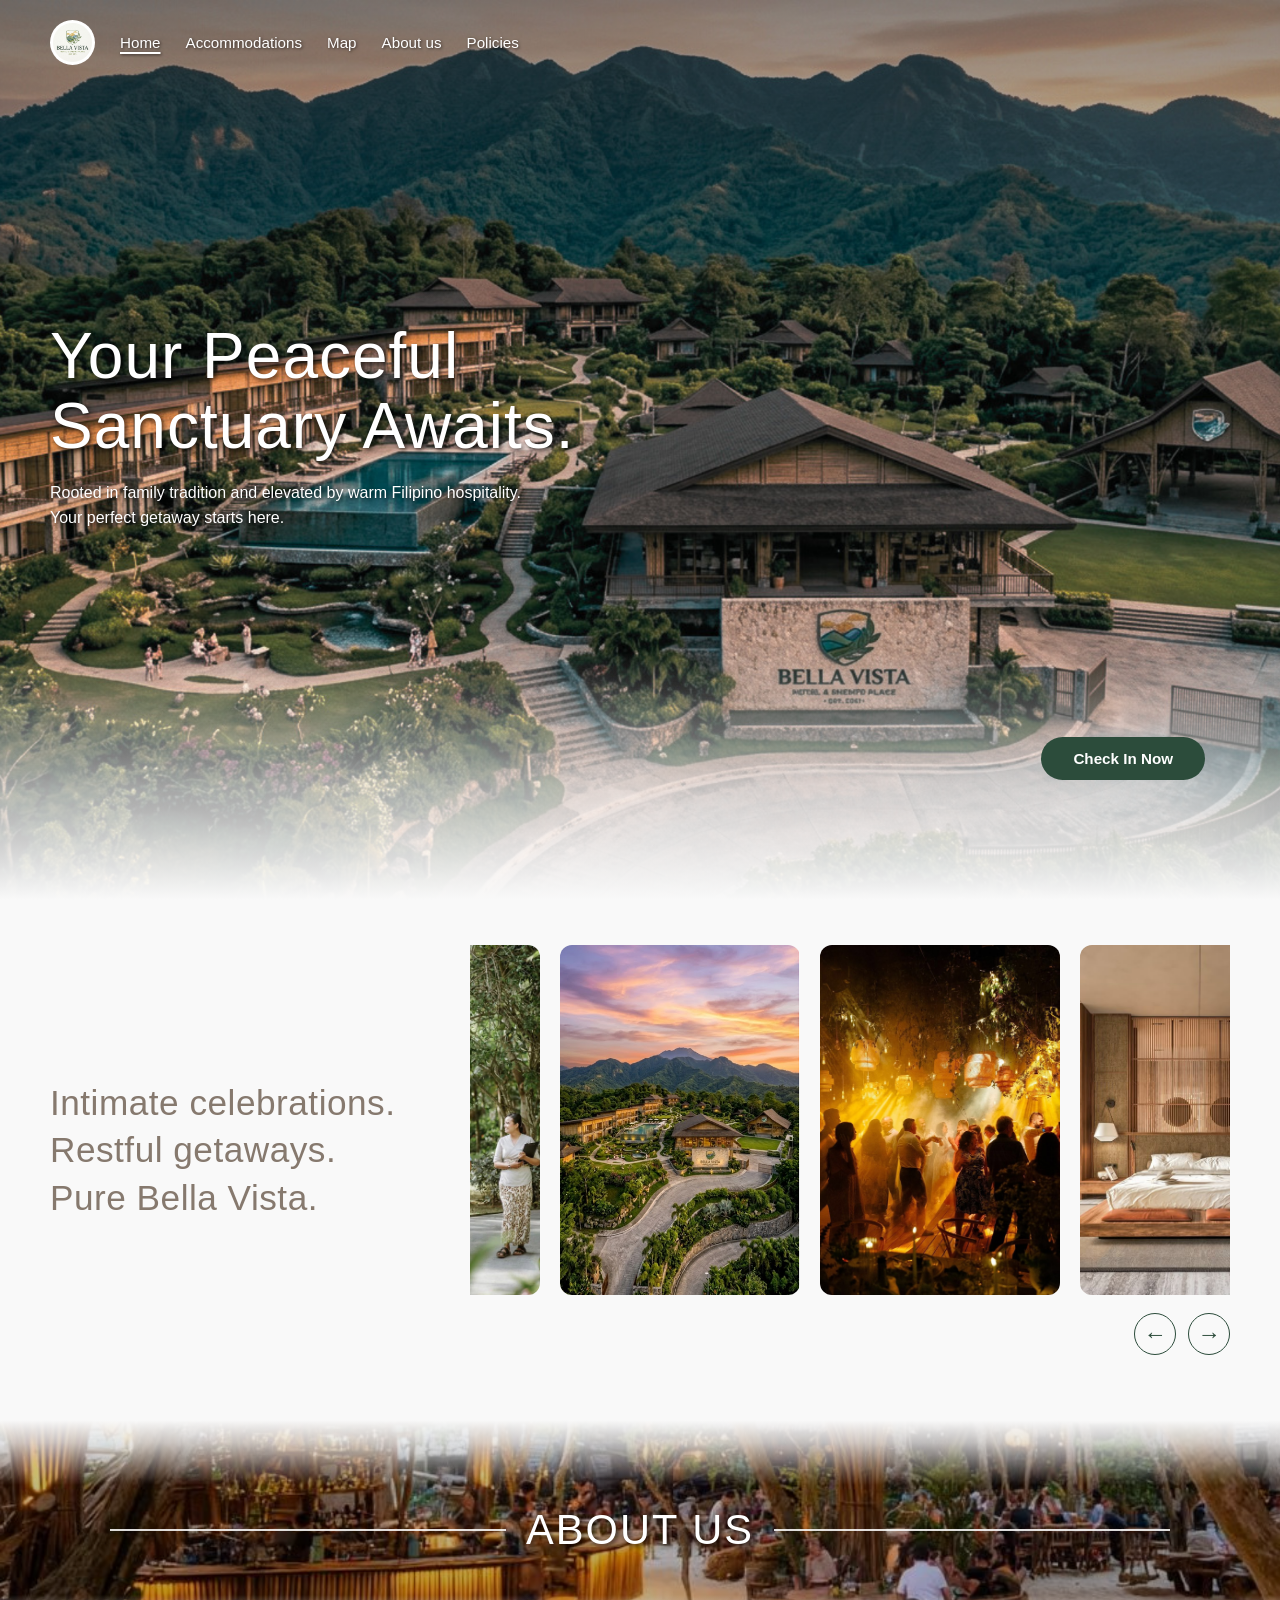
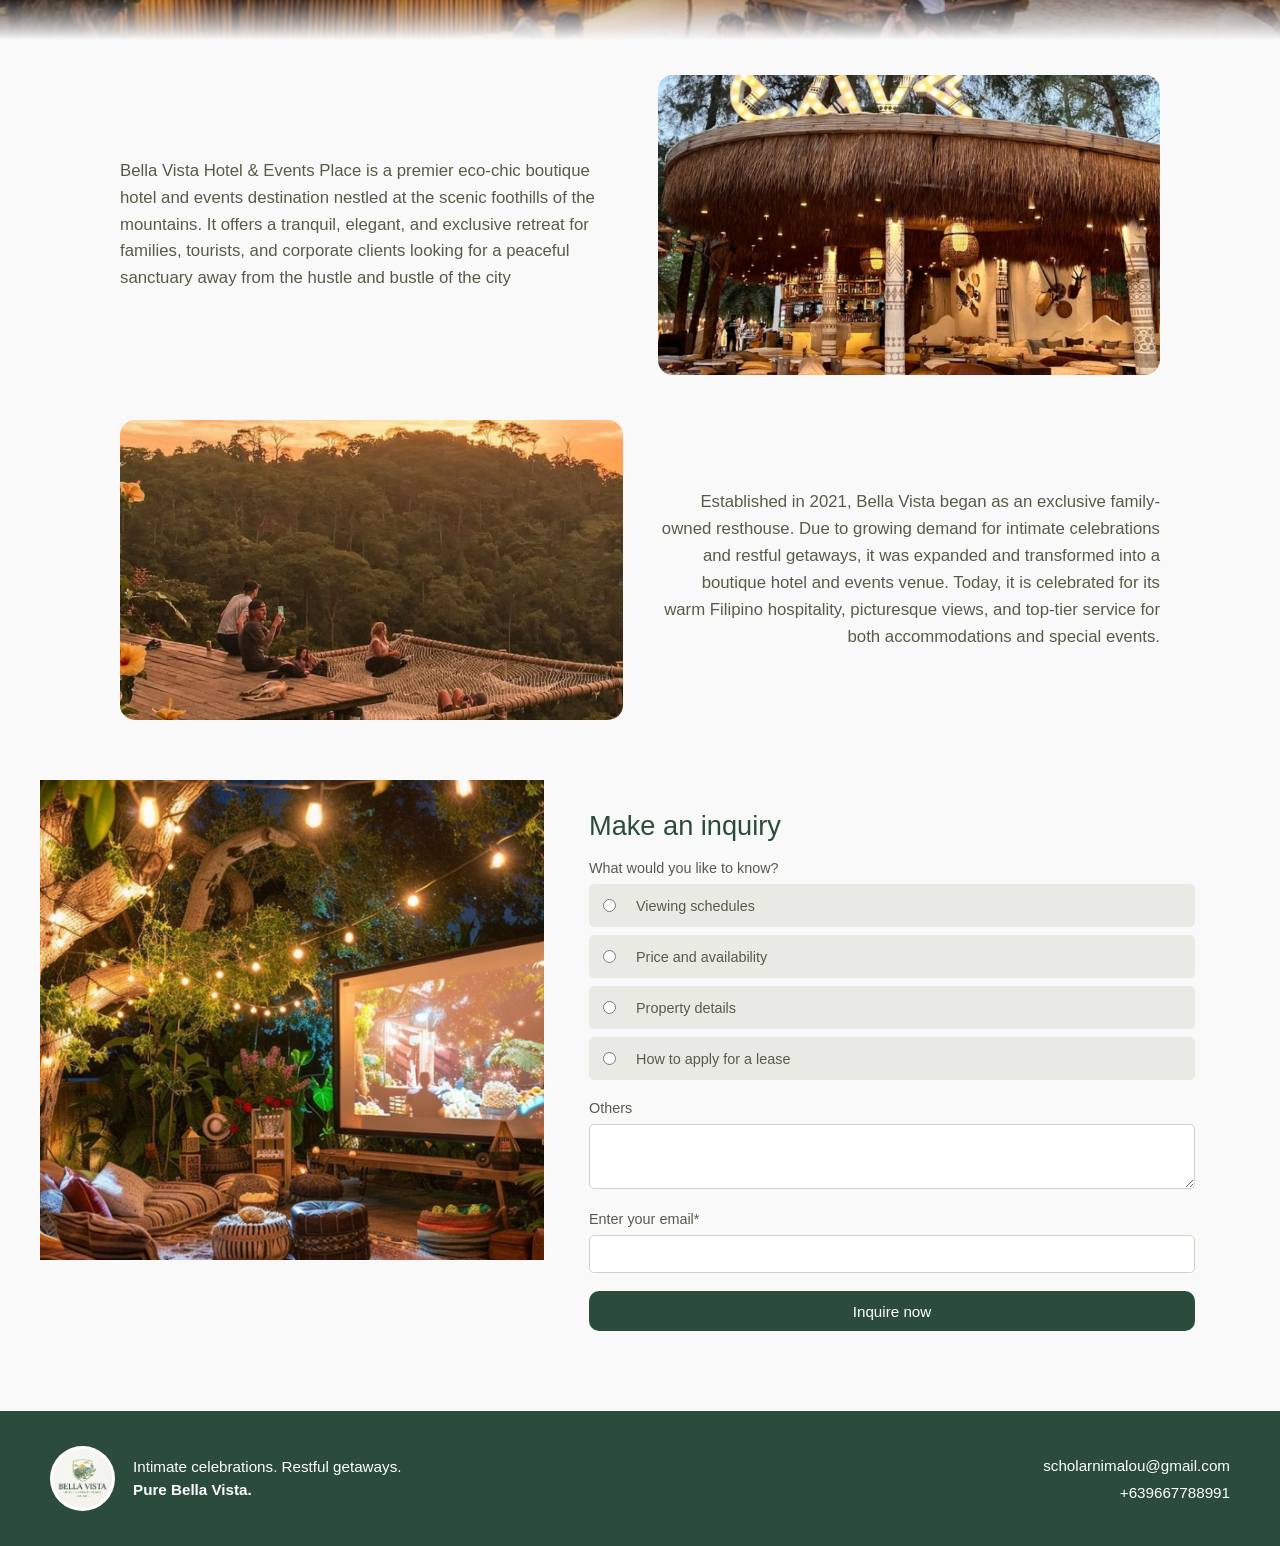
<file: Bellavista/landingpage/index.html>
<!DOCTYPE html>
<html lang="en">
<head>
  <meta charset="UTF-8">
  <meta name="viewport" content="width=device-width, initial-scale=1.0">
  <title>Bella Vista Hotel & Events Place</title>
  <!-- Google Fonts for typography matching -->
  <link rel="preconnect" href="https://fonts.googleapis.com">
  <link rel="preconnect" href="https://fonts.gstatic.com" crossorigin>
  <link href="https://fonts.googleapis.com/css2?family=Montserrat:wght@400;500;600;800;900&family=Playfair+Display:ital,wght@0,700;1,400&display=swap" rel="stylesheet">
  
  <link rel="stylesheet" href="styles.css">
</head>
<body>

  <!-- HERO SECTION -->
  <header class="hero-section">

    <!-- Top Overlay Gradient for Header Text Readability -->
    <div class="top-overlay"></div>

    <!-- Navigation Bar -->
    <nav class="navbar">
      <a href="#" class="logo-container">
        <img src="../image/logo.png" alt="Bella Vista Logo" class="logo-img">
      </a>
      <ul class="nav-links">
        <li><a href="#home" class="active">Home</a></li>
        <li><a href="#accommodations">Accommodations</a></li>
        <li><a href="#map">Map</a></li>
        <li><a href="#about">About us</a></li>
        <li><a href="#policies">Policies</a></li>
      </ul>
    </nav>

    <!-- Main Content Area -->
    <div class="hero-content">
      <h1 class="hero-title">
        Your Peaceful<br>
        Sanctuary Awaits.
      </h1>
      <p class="hero-subtitle">
        Rooted in family tradition and elevated by warm Filipino hospitality.<br>
        Your perfect getaway starts here.
      </p>
    </div>

    <!-- Floating Action Button -->
    <div class="action-wrapper">
      <button class="btn-checkin" id="checkInBtn">Check In Now</button>
    </div>

    <!-- Bottom White Gradient Blur Fade -->
    <div class="bottom-gradient"></div>
  </header> <!-- 👈 CLOSE HEADER HERE BEFORE SECTION 2 -->

<!-- SECTION 2: HIGHLIGHTS GALLERY -->
<section class="section-highlights">
  <div class="highlights-container">

    <!-- Left Headline Block -->
    <div class="highlights-headline">
      <h2>
        Intimate celebrations.<br>
        Restful getaways.<br>
        Pure Bella Vista.
      </h2>
    </div>

    <!-- Right Side Carousel -->
    <div class="highlights-carousel">

      <!-- Scrollable Image Track -->
      <div class="highlights-cards"
           id="highlightsTrack"
           tabindex="0"
           role="region"
           aria-label="Bella Vista highlights">

        <!-- Card 1 -->
        <div class="card">
          <img src="../image/landingpage_card1.png"
               alt="Restful getaway experience">
        </div>

        <!-- Card 2 -->
        <div class="card">
          <img src="../image/landingpage_card2.png"
               alt="Intimate celebration gathering">
        </div>

        <!-- Card 3 -->
        <div class="card">
          <img src="../image/landingpage_card3.png"
               alt="Aerial view of Bella Vista resort">
        </div>

        <!-- Card 4 -->
        <div class="card">
          <img src="../image/landingpage_card4.jfif"
               alt="Relaxing swimming pool experience">
        </div>

        <!-- Card 5 -->
        <div class="card">
          <img src="../image/landingpage_card5.jfif"
               alt="Hotel dining experience">
        </div>

        <!-- Card 6 -->
        <div class="card">
          <img src="../image/landingpage_card6.jfif"
               alt="Memorable moments at Bella Vista">
        </div>

      </div>

      <!-- Navigation Buttons -->
      <div class="highlights-navigation">

        <button
          class="highlight-arrow"
          id="prevHighlight"
          type="button"
          aria-label="Previous highlight"
          aria-controls="highlightsTrack">
          &#8592;
        </button>

        <button
          class="highlight-arrow"
          id="nextHighlight"
          type="button"
          aria-label="Next highlight"
          aria-controls="highlightsTrack">
          &#8594;
        </button>

      </div>

    </div>

  </div>
</section>

  <!-- SECTION 3: ABOUT US -->
  <section class="section-about" id="about">
    
    <!-- Top Header Banner with Overlay Lines -->
    <div class="about-banner">
      <!-- REPLACE WITH YOUR BANNER IMAGE PATH -->
      <img src="../image/landingpage_about1.png" alt="About Us Banner background" class="about-banner-bg">
      <div class="about-banner-overlay"></div>
      
      <div class="about-banner-title">
        <span class="banner-line"></span>
        <h2>ABOUT US</h2>
        <span class="banner-line"></span>
      </div>
      
      <div class="about-banner-bottom-fade"></div>
    </div>

    <!-- Main Content Grid -->
    <div class="about-content-container">
      
      <!-- Block 1: Left Text, Right Image -->
      <div class="about-block">
        <div class="about-text">
          <p>
            Bella Vista Hotel & Events Place is a premier eco-chic boutique hotel and 
            events destination nestled at the scenic foothills of the mountains. It 
            offers a tranquil, elegant, and exclusive retreat for families, tourists, 
            and corporate clients looking for a peaceful sanctuary away from the 
            hustle and bustle of the city
          </p>
        </div>
        <div class="about-image-wrapper">
          <!-- REPLACE WITH YOUR IMAGE PATH -->
          <img src="../image/landingpage_about2.png" alt="Eco-chic resort lounge" class="about-img">
        </div>
      </div>

      <!-- Block 2: Left Image, Right Text -->
      <div class="about-block reverse">
        <div class="about-image-wrapper">
          <!-- REPLACE WITH YOUR IMAGE PATH -->
          <img src="../image/landingpage_about3.png" alt="Scenic mountain deck view" class="about-img">
        </div>
        <div class="about-text text-right">
          <p>
            Established in 2021, Bella Vista began as an exclusive family-owned resthouse. 
            Due to growing demand for intimate celebrations and restful getaways, it was 
            expanded and transformed into a boutique hotel and events venue. Today, it 
            is celebrated for its warm Filipino hospitality, picturesque views, and 
            top-tier service for both accommodations and special events.
          </p>
        </div>
      </div>

    </div>
  </section>

  <!-- SECTION 4: MAKE AN INQUIRY -->
  <section class="section-inquiry" id="inquiry">
    <div class="inquiry-container">
      
      <!-- Left Side Image -->
      <div class="inquiry-image-wrapper">
        <!-- REPLACE WITH YOUR IMAGE PATH -->
        <img src="../image/landingpage_inquirypage.png" alt="Outdoor cinema setup" class="inquiry-img">
      </div>

      <!-- Right Side Form -->
      <div class="inquiry-form-wrapper">
        <h2 class="inquiry-title">Make an inquiry</h2>

        <form id="inquiryForm" class="inquiry-form">
          <label class="form-section-label">What would you like to know?</label>
          
          <!-- Radio Options -->
          <div class="radio-group">
            <label class="radio-pill">
              <input type="radio" name="inquiry_type" value="Viewing schedules">
              <span class="radio-custom"></span>
              <span class="radio-label-text">Viewing schedules</span>
            </label>

            <label class="radio-pill">
              <input type="radio" name="inquiry_type" value="Price and availability">
              <span class="radio-custom"></span>
              <span class="radio-label-text">Price and availability</span>
            </label>

            <label class="radio-pill">
              <input type="radio" name="inquiry_type" value="Property details">
              <span class="radio-custom"></span>
              <span class="radio-label-text">Property details</span>
            </label>

            <label class="radio-pill">
              <input type="radio" name="inquiry_type" value="How to apply for a lease">
              <span class="radio-custom"></span>
              <span class="radio-label-text">How to apply for a lease</span>
            </label>
          </div>

          <!-- Others Textarea -->
          <div class="form-field">
            <label for="othersText" class="form-label">Others</label>
            <textarea id="othersText" name="others" rows="3"></textarea>
          </div>

          <!-- Email Input -->
          <div class="form-field">
            <label for="emailInput" class="form-label">Enter your email*</label>
            <input type="email" id="emailInput" name="email" required>
          </div>

          <!-- Submit Button -->
          <button type="submit" class="btn-inquire">Inquire now</button>
        </form>
      </div>

    </div>
  </section>

  <!-- FOOTER SECTION -->
  <footer class="footer-section">
    <div class="footer-container">
      
      <!-- Left Side: Logo & Tagline -->
      <div class="footer-left">
        <img src="../image/logo.png" alt="Bella Vista Logo" class="footer-logo">
        <div class="footer-tagline">
          <p class="tagline-top">Intimate celebrations. Restful getaways.</p>
          <p class="tagline-bottom">Pure Bella Vista.</p>
        </div>
      </div>

      <!-- Right Side: Contact Details -->
      <div class="footer-right">
        <a href="mailto:scholarnimalou@gmail.com" class="footer-contact">scholarnimalou@gmail.com</a>
        <a href="tel:+639667788991" class="footer-contact">+639667788991</a>
      </div>

    </div>
  </footer>


  <script src="script.js"></script>
</body>
</html>
</file>
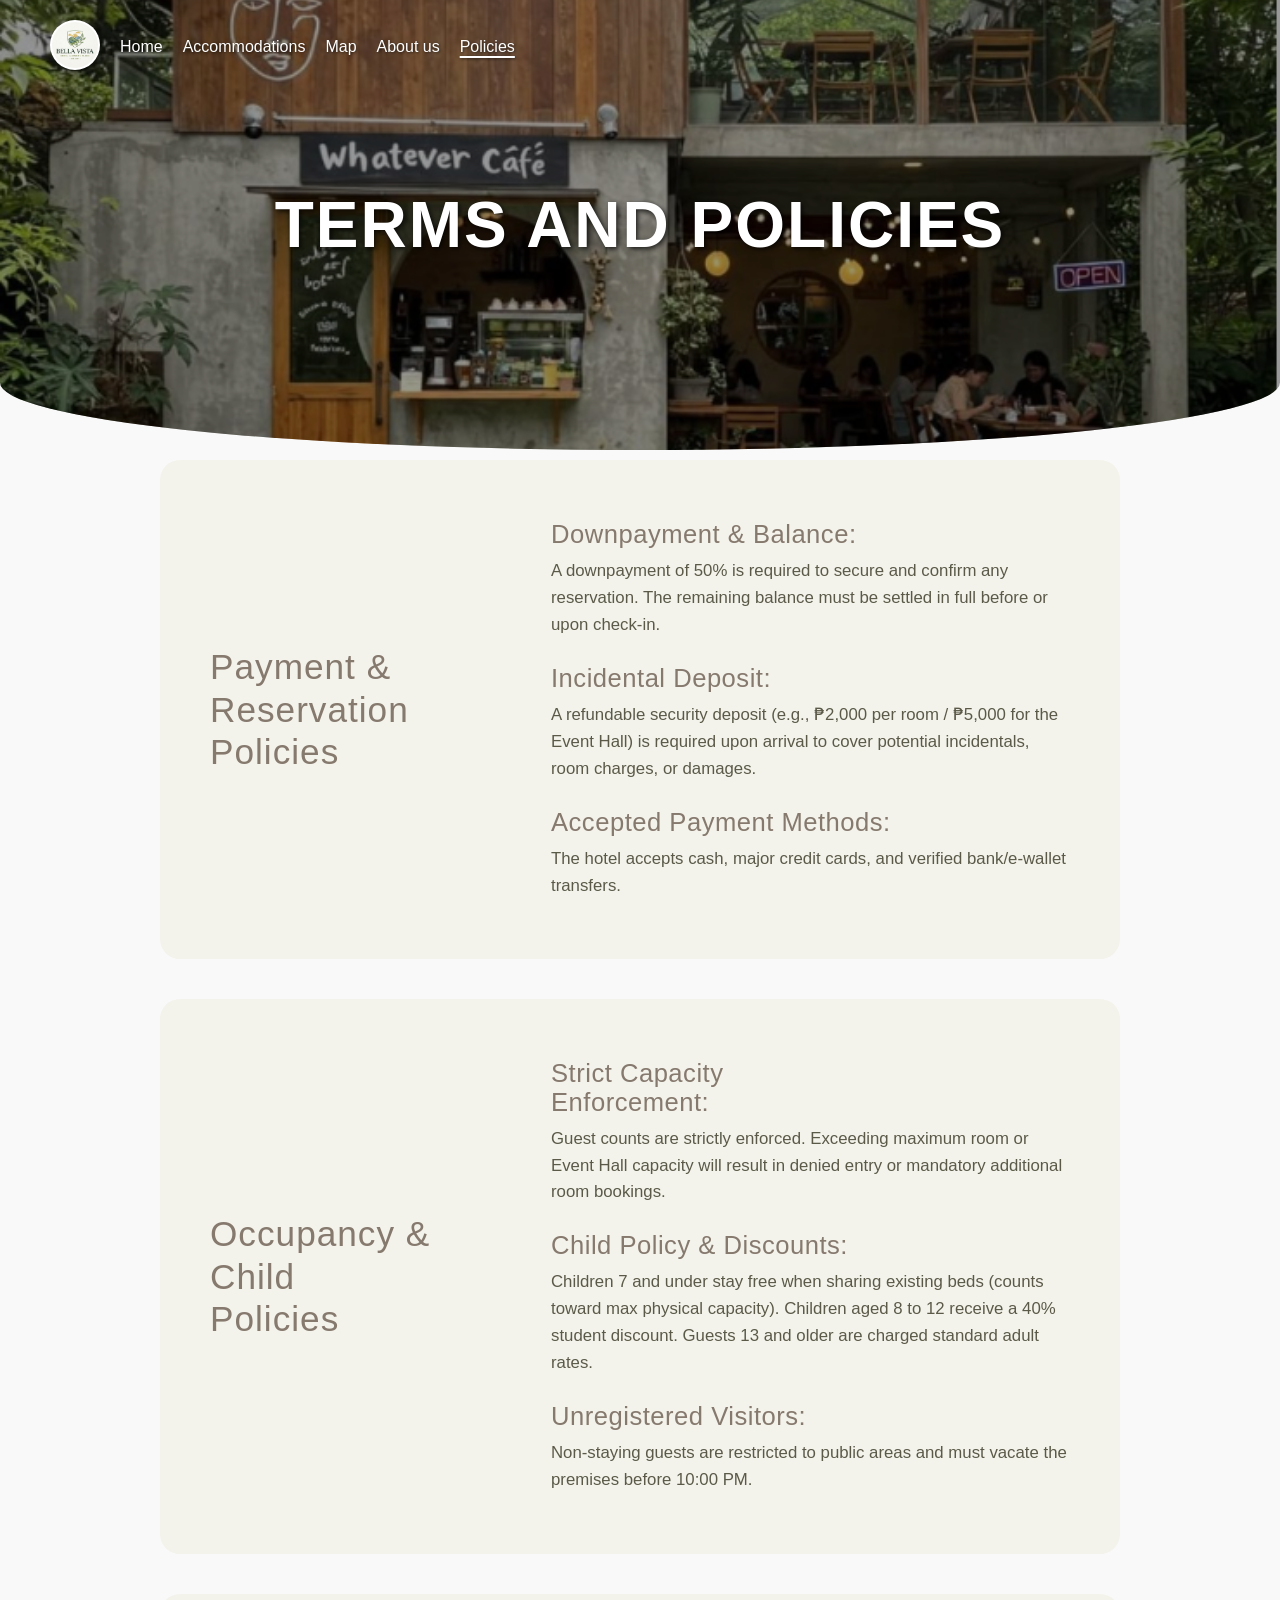
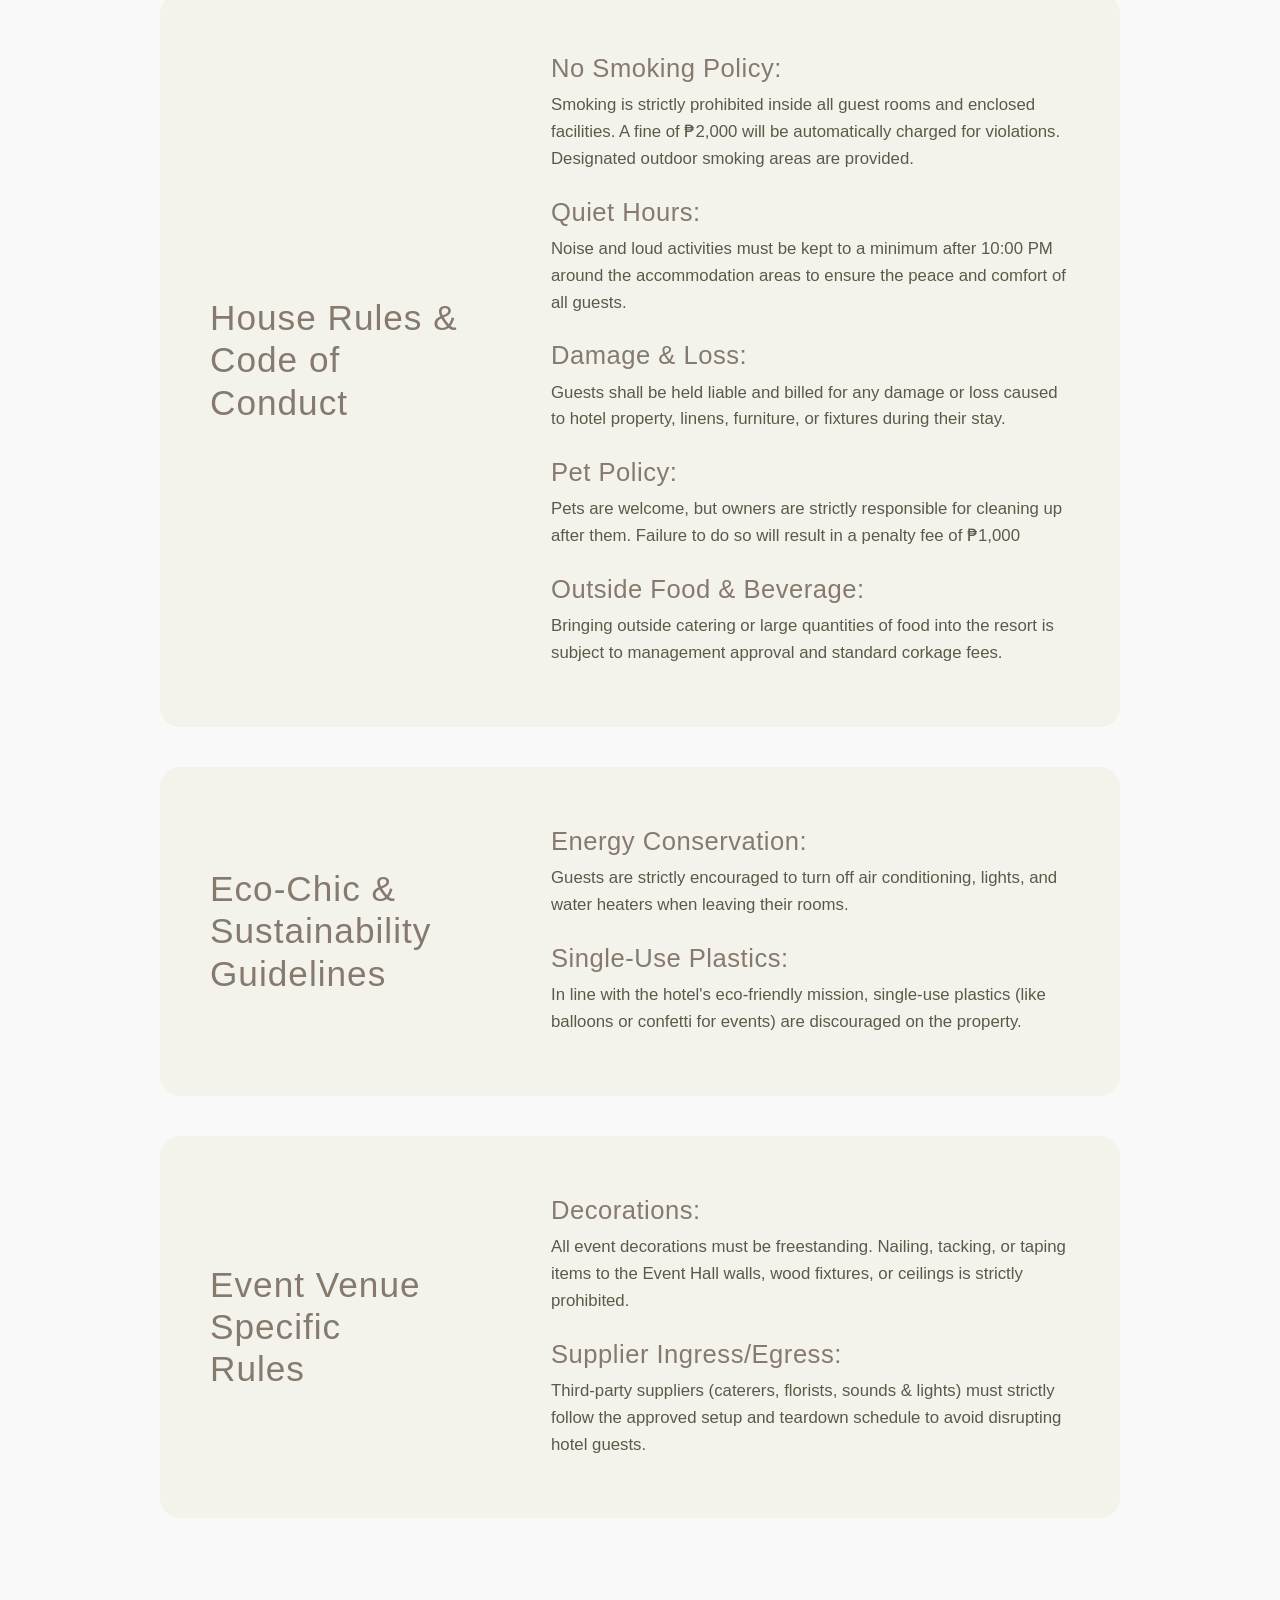
<file: Bellavista/policies/index.html>
<!DOCTYPE html>
<html lang="en">
<head>
    <meta charset="UTF-8">
    <meta name="viewport" content="width=device-width, initial-scale=1.0">
    <title>Policies | Bella Vista Hotel & Events Place</title>
    <link rel="stylesheet" href="style.css">
</head>
<body>

    <!-- Navigation Header -->
    <header class="navbar">
        <div class="logo">
            <img src="../image/logo.png" alt="Bella Vista Logo" width="50">
        </div>
        <nav class="nav-links">
            <a href="../landingpage/index.html">Home</a>
            <a href="#">Accommodations</a>
            <a href="#">Map</a>
            <a href="../landingpage/index.html#about">About us</a>
            <a href="#" class="active">Policies</a>
        </nav>
    </header>

    <!-- Curved Hero Section -->
    <section class="hero">
        <div class="hero-overlay">
            <h1>TERMS AND POLICIES</h1>
        </div>
    </section>

    <!-- Policies Content -->
    <main class="policies-container">
        
        <!-- Card 1: Payment & Reservation -->
        <div class="policy-card">
            <div class="policy-card-left">
                <h2>Payment & Reservation<br>Policies</h2>
            </div>
            <div class="policy-card-right">
                <div class="policy-item">
                    <h3>Downpayment & Balance:</h3>
                    <p>A downpayment of 50% is required to secure and confirm any reservation. The remaining balance must be settled in full before or upon check-in.</p>
                </div>
                <div class="policy-item">
                    <h3>Incidental Deposit:</h3>
                    <p>A refundable security deposit (e.g., ₱2,000 per room / ₱5,000 for the Event Hall) is required upon arrival to cover potential incidentals, room charges, or damages.</p>
                </div>
                <div class="policy-item">
                    <h3>Accepted Payment Methods:</h3>
                    <p>The hotel accepts cash, major credit cards, and verified bank/e-wallet transfers.</p>
                </div>
            </div>
        </div>

        <!-- Card 2: Occupancy & Child Policies -->
        <div class="policy-card">
            <div class="policy-card-left">
                <h2>Occupancy & Child<br>Policies</h2>
            </div>
            <div class="policy-card-right">
                <div class="policy-item">
                    <h3>Strict Capacity<br>Enforcement:</h3>
                    <p>Guest counts are strictly enforced. Exceeding maximum room or Event Hall capacity will result in denied entry or mandatory additional room bookings.</p>
                </div>
                <div class="policy-item">
                    <h3>Child Policy & Discounts:</h3>
                    <p>Children 7 and under stay free when sharing existing beds (counts toward max physical capacity). Children aged 8 to 12 receive a 40% student discount. Guests 13 and older are charged standard adult rates.</p>
                </div>
                <div class="policy-item">
                    <h3>Unregistered Visitors:</h3>
                    <p>Non-staying guests are restricted to public areas and must vacate the premises before 10:00 PM.</p>
                </div>
            </div>
        </div>

        <!-- Card 3: House Rules & Code of Conduct -->
        <div class="policy-card">
            <div class="policy-card-left">
                <h2>House Rules & Code of<br>Conduct</h2>
            </div>
            <div class="policy-card-right">
                <div class="policy-item">
                    <h3>No Smoking Policy:</h3>
                    <p>Smoking is strictly prohibited inside all guest rooms and enclosed facilities. A fine of ₱2,000 will be automatically charged for violations. Designated outdoor smoking areas are provided.</p>
                </div>
                <div class="policy-item">
                    <h3>Quiet Hours:</h3>
                    <p>Noise and loud activities must be kept to a minimum after 10:00 PM around the accommodation areas to ensure the peace and comfort of all guests.</p>
                </div>
                <div class="policy-item">
                    <h3>Damage & Loss:</h3>
                    <p>Guests shall be held liable and billed for any damage or loss caused to hotel property, linens, furniture, or fixtures during their stay.</p>
                </div>
                <div class="policy-item">
                    <h3>Pet Policy:</h3>
                    <p>Pets are welcome, but owners are strictly responsible for cleaning up after them. Failure to do so will result in a penalty fee of ₱1,000</p>
                </div>
                <div class="policy-item">
                    <h3>Outside Food & Beverage:</h3>
                    <p>Bringing outside catering or large quantities of food into the resort is subject to management approval and standard corkage fees.</p>
                </div>
            </div>
        </div>

        <!-- Card 4: Eco-Chic & Sustainability Guidelines -->
        <div class="policy-card">
            <div class="policy-card-left">
                <h2>Eco-Chic &<br>Sustainability<br>Guidelines</h2>
            </div>
            <div class="policy-card-right">
                <div class="policy-item">
                    <h3>Energy Conservation:</h3>
                    <p>Guests are strictly encouraged to turn off air conditioning, lights, and water heaters when leaving their rooms.</p>
                </div>
                <div class="policy-item">
                    <h3>Single-Use Plastics:</h3>
                    <p>In line with the hotel's eco-friendly mission, single-use plastics (like balloons or confetti for events) are discouraged on the property.</p>
                </div>
            </div>
        </div>

        <!-- Card 5: Event Venue Specific Rules -->
        <div class="policy-card">
            <div class="policy-card-left">
                <h2>Event Venue Specific<br>Rules</h2>
            </div>
            <div class="policy-card-right">
                <div class="policy-item">
                    <h3>Decorations:</h3>
                    <p>All event decorations must be freestanding. Nailing, tacking, or taping items to the Event Hall walls, wood fixtures, or ceilings is strictly prohibited.</p>
                </div>
                <div class="policy-item">
                    <h3>Supplier Ingress/Egress:</h3>
                    <p>Third-party suppliers (caterers, florists, sounds & lights) must strictly follow the approved setup and teardown schedule to avoid disrupting hotel guests.</p>
                </div>
            </div>
        </div>

    </main>

    <script src="script.js"></script>
</body>
</html>
</file>
<file: Bellavista/landingpage/styles.css>
/* ==========================================
   1. COLOR PALETTE & BASE VARIABLES
========================================== */

:root {
    --primary-green: #2C4C3B;
    --secondary-sand: #E8DCC4;
    --background-white: #F9F9F9;
    --text-dark: #333333;
    --text-light: #FFFFFF;

    --card-bg: #F4F3EB;
    --heading-brown: #86796E;
    --text-olive: #5B5A49;

    --heading-font: 'Impact', sans-serif;
    --body-font: 'Segoe UI', Tahoma, Geneva, Verdana, sans-serif;
}


/* ==========================================
   2. GLOBAL STYLES
========================================== */

* {
    margin: 0;
    padding: 0;
    box-sizing: border-box;
    font-family: var(--body-font);
}

html {
    scroll-behavior: smooth;
}

body {
    background-color: var(--background-white);
    color: var(--text-dark);
    overflow-x: hidden;
}

p {
    font-family: var(--body-font);
    color: var(--text-olive);
    font-size: 1rem;
    font-weight: 500;
    line-height: 1.6;
}

h1, h2, h3 {
    font-family: var(--heading-font);
    font-weight: normal;
    color: var(--heading-brown);
}


/* ==========================================
   3. HERO SECTION
========================================== */

.hero-section {
    position: relative;
    width: 100%;
    height: 100vh;
    min-height: 600px;

    background: url('../image/background_landingpage.png')
                center center / cover no-repeat;

    display: flex;
    flex-direction: column;
    justify-content: space-between;
    overflow: hidden;
}

/* Top dark overlay */

.top-overlay {
    position: absolute;
    top: 0;
    left: 0;
    width: 100%;
    height: 35%;

    background: linear-gradient(
        180deg,
        rgba(0, 0, 0, 0.45) 0%,
        rgba(0, 0, 0, 0) 100%
    );

    z-index: 1;
    pointer-events: none;
}

/* Bottom white fade */

.bottom-gradient {
    position: absolute;
    bottom: 0;
    left: 0;
    width: 100%;
    height: 250px;

    background: linear-gradient(
        to bottom,
        rgba(249, 249, 249, 0) 0%,
        rgba(249, 249, 249, 0.65) 55%,
        var(--background-white) 100%
    );

    z-index: 2;
    pointer-events: none;
}


/* ==========================================
   4. NAVIGATION BAR
========================================== */

.navbar {
    position: relative;
    z-index: 10;

    width: 100%;
    display: flex;
    align-items: center;

    padding: 20px 50px;
    gap: 25px;
}

.logo-container {
    display: flex;
    align-items: center;
    text-decoration: none;
}

.logo-img {
    width: 45px;
    height: 45px;

    border-radius: 50%;
    object-fit: cover;

    background: #FFFFFF;
    padding: 2px;

    border: 1px solid rgba(255, 255, 255, 0.8);
}

.nav-links {
    display: flex;
    align-items: center;
    list-style: none;
    gap: 25px;
}

.nav-links a {
    color: var(--text-light);
    text-decoration: none;

    font-family: var(--body-font);
    font-size: 0.95rem;
    font-weight: 500;

    text-shadow: 1px 1px 3px rgba(0, 0, 0, 0.6);

    transition: all 0.25s ease;
}

.nav-links a:hover,
.nav-links a.active {
    text-decoration: underline;
    text-decoration-thickness: 2px;
    text-underline-offset: 4px;
}


/* ==========================================
   5. HERO CONTENT
========================================== */

.hero-content {
    position: relative;
    z-index: 5;

    padding-left: 50px;
    margin-top: 30px;

    max-width: 800px;
}

.hero-title {
    font-family: var(--heading-font);
    font-size: 4rem;
    font-weight: normal;

    line-height: 1.1;
    letter-spacing: 1px;

    color: var(--text-light);

    text-shadow: 2px 2px 5px rgba(0, 0, 0, 0.7);

    margin-bottom: 18px;
}

.hero-subtitle {
    font-family: var(--body-font);
    font-size: 1rem;
    font-weight: 500;

    line-height: 1.6;
    color: var(--text-light);

    text-shadow: 1px 1px 4px rgba(0, 0, 0, 0.7);
}


/* ==========================================
   6. CHECK IN BUTTON
========================================== */

.action-wrapper {
    position: relative;
    z-index: 5;

    display: flex;
    justify-content: flex-end;

    padding-right: 75px;
    padding-bottom: 120px;
}

.btn-checkin {
    background-color: var(--primary-green);
    color: var(--text-light);

    border: none;
    border-radius: 30px;

    padding: 13px 32px;

    font-family: var(--body-font);
    font-size: 0.95rem;
    font-weight: 600;

    cursor: pointer;

    transition: all 0.25s ease;
}

.btn-checkin:hover {
    background-color: #3B604B;
    transform: translateY(-2px);
    box-shadow: 0 5px 15px rgba(0, 0, 0, 0.2);
}


/* ==========================================
   7. SECTION 2 - HIGHLIGHTS GALLERY
   INFINITE LOOP CAROUSEL
========================================== */

.section-highlights {
    width: 100%;
    background-color: var(--background-white);

    padding: 45px 50px 65px;
}

.highlights-container {
    max-width: 1300px;
    margin: 0 auto;

    display: flex;
    align-items: center;
    justify-content: space-between;

    gap: 40px;
}

/* Highlights heading */

.highlights-headline {
    flex: 1;
    max-width: 380px;
}

.highlights-headline h2 {
    font-family: var(--heading-font);
    font-size: 2.2rem;
    font-weight: normal;

    line-height: 1.35;
    letter-spacing: 0.5px;

    color: var(--heading-brown);
}

/* Carousel main wrapper */

.highlights-carousel {
    flex: 2 1 0;
    min-width: 0;
    width: 100%;
    position: relative;
}

/* Scrollable gallery track */

.highlights-cards {
    display: flex;
    gap: 20px;

    width: 100%;

    overflow-x: auto;
    overflow-y: hidden;

    scroll-snap-type: x mandatory;
    scroll-behavior: auto;
    overscroll-behavior-x: contain;

    scrollbar-width: none;
    -ms-overflow-style: none;
}

/* Hide horizontal scrollbar */

.highlights-cards::-webkit-scrollbar {
    display: none;
}

.highlights-cards:focus-visible {
    outline: 2px solid var(--primary-green);
    outline-offset: 4px;
}

/* Individual gallery card */

.highlights-cards .card {
    flex: 0 0 calc((100% - 40px) / 3);
    min-width: 0;
    height: 350px;

    border-radius: 12px;
    overflow: hidden;

    background-color: var(--card-bg);

    scroll-snap-align: start;
}

/* Gallery images */

.highlights-cards .card img {
    width: 100%;
    height: 100%;

    display: block;
    object-fit: cover;

    transition: transform 0.3s ease;
}

/* Image hover effect */

.highlights-cards .card:hover img {
    transform: scale(1.04);
}

/* Navigation buttons */

.highlights-navigation {
    display: flex;
    justify-content: flex-end;
    align-items: center;

    gap: 12px;
    margin-top: 18px;
}

/* Previous and Next arrows */

.highlight-arrow {
    display: grid;
    place-items: center;

    width: 42px;
    height: 42px;

    border: 1px solid var(--primary-green);
    border-radius: 50%;

    background-color: transparent;
    color: var(--primary-green);

    font-size: 23px;

    cursor: pointer;

    transition: background-color 0.25s ease,
                color 0.25s ease,
                transform 0.25s ease;
}

.highlight-arrow:hover {
    background-color: var(--primary-green);
    color: var(--text-light);

    transform: translateY(-2px);
}

.highlight-arrow:active {
    transform: scale(0.95);
}

.highlight-arrow:focus-visible {
    outline: 2px solid var(--primary-green);
    outline-offset: 3px;
}


/* ==========================================
   8. SECTION 3 - ABOUT US
========================================== */

.section-about {
    width: 100%;
    background-color: var(--background-white);
    padding-bottom: 60px;
}

/* About banner */

.about-banner {
    position: relative;

    width: 100%;
    height: 220px;

    display: flex;
    align-items: center;
    justify-content: center;

    overflow: hidden;
    margin-bottom: 35px;
}

.about-banner-bg {
    position: absolute;
    inset: 0;

    width: 100%;
    height: 100%;

    object-fit: cover;
    object-position: center;
}

.about-banner-overlay {
    position: absolute;
    inset: 0;

    background: rgba(0, 0, 0, 0.25);
    z-index: 1;
}

.about-banner-title {
    position: relative;
    z-index: 2;

    width: 100%;
    max-width: 1100px;

    padding: 0 20px;

    display: flex;
    align-items: center;
    justify-content: center;
    gap: 20px;
}

.about-banner-title h2 {
    font-family: var(--heading-font);
    font-size: 2.6rem;
    font-weight: normal;

    letter-spacing: 2px;
    text-transform: uppercase;

    color: var(--text-light);

    text-shadow: 2px 2px 5px rgba(0, 0, 0, 0.7);
    white-space: nowrap;
}

.banner-line {
    flex: 1;
    height: 2px;
    background-color: rgba(255, 255, 255, 0.85);
}

/* About Us top white fade */

.about-banner::before {
    content: "";

    position: absolute;
    top: 0;
    left: 0;

    width: 100%;
    height: 65px;

    background: linear-gradient(
        to bottom,
        var(--background-white) 0%,
        rgba(249, 249, 249, 0.75) 35%,
        rgba(249, 249, 249, 0) 100%
    );

    z-index: 3;
    pointer-events: none;
}

/* About Us bottom white fade */

.about-banner-bottom-fade {
    position: absolute;
    bottom: 0;
    left: 0;

    width: 100%;
    height: 45px;

    background: linear-gradient(
        to bottom,
        rgba(249, 249, 249, 0),
        var(--background-white)
    );

    z-index: 3;
    pointer-events: none;
}


/* ==========================================
   9. ABOUT US CONTENT
========================================== */

.about-content-container {
    max-width: 1100px;

    margin: 0 auto;
    padding: 0 30px;

    display: flex;
    flex-direction: column;
    gap: 45px;
}

.about-block {
    display: flex;
    align-items: center;
    justify-content: space-between;

    gap: 35px;
}

.about-text {
    flex: 1;
}

.about-text p {
    font-family: var(--body-font);
    font-size: 1.05rem;
    font-weight: 500;

    line-height: 1.6;
    color: var(--text-olive);
}

.about-text.text-right p {
    text-align: right;
}

/* About images */

.about-image-wrapper {
    flex: 1;

    position: relative;
    height: 300px;

    border-radius: 15px;
    overflow: hidden;

    background-color: var(--card-bg);
}

.about-img {
    width: 100%;
    height: 100%;

    display: block;
    object-fit: cover;
}


/* ==========================================
   10. SECTION 4 - MAKE AN INQUIRY
========================================== */

.section-inquiry {
    width: 100%;
    background-color: var(--background-white);

    padding: 0 0 50px;
}

/* Main inquiry layout */

.inquiry-container {
    width: 100%;
    max-width: 1200px;

    margin: 0 auto;

    display: grid;
    grid-template-columns: 42% 58%;

    align-items: stretch;

    background-color: var(--background-white);
}

/* Left image */

.inquiry-image-wrapper {
    width: 100%;
    height: 480px;

    overflow: hidden;
}

.inquiry-img {
    width: 100%;
    height: 100%;

    display: block;
    object-fit: cover;
}

/* Right form */

.inquiry-form-wrapper {
    display: flex;
    flex-direction: column;
    justify-content: center;

    padding: 30px 45px;

    background-color: var(--background-white);
}

.inquiry-title {
    font-family: var(--body-font);
    font-size: 1.7rem;
    font-weight: 500;

    color: var(--primary-green);

    margin-bottom: 18px;
}

/* Form labels */

.form-section-label,
.form-label {
    display: block;

    font-family: var(--body-font);
    font-size: 0.9rem;
    font-weight: 500;

    color: var(--text-olive);

    margin-bottom: 8px;
}

/* Form structure */

.inquiry-form {
    width: 100%;
}

.radio-group {
    display: flex;
    flex-direction: column;
    gap: 8px;

    margin-bottom: 20px;
}

/* Radio option cards */

.radio-pill {
    width: 100%;
    min-height: 43px;

    display: flex;
    align-items: center;

    gap: 10px;
    padding: 10px 14px;

    background-color: #EAEAE5;
    border-radius: 5px;

    cursor: pointer;

    transition: background-color 0.2s ease;
}

.radio-pill:hover {
    background-color: var(--secondary-sand);
}

.radio-pill input {
    accent-color: var(--primary-green);
    cursor: pointer;
}

.radio-label-text {
    font-family: var(--body-font);
    font-size: 0.9rem;
    font-weight: 400;

    color: var(--text-olive);
}

/* Textarea and email fields */

.form-field {
    width: 100%;
    margin-bottom: 18px;
}

.form-field textarea,
.form-field input {
    width: 100%;

    border: 1px solid #D7D1C4;
    border-radius: 5px;

    background-color: #FFFFFF;

    padding: 10px 12px;

    font-family: var(--body-font);
    font-size: 0.95rem;

    color: var(--text-dark);

    outline: none;
    transition: border-color 0.2s ease;
}

.form-field textarea {
    height: 65px;
    resize: vertical;
}

.form-field input {
    height: 38px;
}

.form-field textarea:focus,
.form-field input:focus {
    border-color: var(--primary-green);
}

/* Submit button */

.btn-inquire {
    width: 100%;
    height: 40px;

    border: none;
    border-radius: 10px;

    background-color: var(--primary-green);
    color: var(--text-light);

    font-family: var(--body-font);
    font-size: 0.95rem;
    font-weight: 500;

    cursor: pointer;

    transition: all 0.2s ease;
}

.btn-inquire:hover {
    background-color: #3B604B;
}


/* ==========================================
   11. FOOTER SECTION
========================================== */

.footer-section {
    width: 100%;

    background-color: var(--primary-green);
    color: var(--text-light);

    padding: 35px 50px;
}

.footer-container {
    max-width: 1200px;
    margin: 0 auto;

    display: flex;
    align-items: center;
    justify-content: space-between;

    gap: 30px;
}

.footer-left {
    display: flex;
    align-items: center;
    gap: 18px;
}

.footer-logo {
    width: 65px;
    height: 65px;

    border-radius: 50%;
    object-fit: cover;

    background-color: #FFFFFF;
    padding: 3px;
}

.footer-tagline p {
    color: var(--text-light);
    font-family: var(--body-font);
    font-size: 0.95rem;
    line-height: 1.5;
}

.tagline-top {
    font-weight: 500;
}

.tagline-bottom {
    font-weight: 700;
}

.footer-right {
    display: flex;
    flex-direction: column;
    align-items: flex-end;
    gap: 10px;
}

.footer-contact {
    color: var(--text-light);

    font-family: var(--body-font);
    font-size: 0.95rem;

    text-decoration: none;
    transition: opacity 0.2s ease;
}

.footer-contact:hover {
    opacity: 0.7;
}


/* ==========================================
   12. RESPONSIVE DESIGN
========================================== */

/* Small desktop / laptop */

@media (max-width: 1024px) {

    .hero-title {
        font-size: 3.3rem;
    }

    .highlights-container {
        gap: 25px;
    }

    .highlights-headline h2 {
        font-size: 1.9rem;
    }

    .highlights-cards .card {
        height: 300px;
    }

    .about-content-container {
        gap: 35px;
    }

    .about-image-wrapper {
        height: 260px;
    }

    .inquiry-container {
        grid-template-columns: 40% 60%;
    }

    .inquiry-form-wrapper {
        padding: 25px 30px;
    }
}


/* Tablet */

@media (max-width: 768px) {

    /* Navigation */

    .navbar {
        padding: 18px 25px;
        gap: 18px;
    }

    .nav-links {
        gap: 15px;
    }

    .nav-links a {
        font-size: 0.85rem;
    }

    /* Hero */

    .hero-section {
        min-height: 550px;
    }

    .hero-content {
        padding-left: 30px;
    }

    .hero-title {
        font-size: 2.8rem;
    }

    .action-wrapper {
        padding-right: 30px;
        padding-bottom: 90px;
    }

    /* Highlights */

    .section-highlights {
        padding: 40px 30px 50px;
    }

    .highlights-container {
        flex-direction: column;
        align-items: flex-start;
        gap: 25px;
    }

    .highlights-headline {
        max-width: 100%;
    }

    .highlights-headline h2 {
        font-size: 1.9rem;
    }

    .highlights-carousel {
        flex: none;
        width: 100%;
    }

    .highlights-cards {
        width: 100%;
        gap: 15px;
    }

    .highlights-cards .card {
        flex-basis: calc((100% - 15px) / 2);
        height: 280px;
    }

    /* About */

    .about-banner {
        height: 180px;
        margin-bottom: 30px;
    }

    .about-banner-title h2 {
        font-size: 2rem;
    }

    .about-block {
        gap: 20px;
    }

    .about-text p {
        font-size: 0.95rem;
    }

    .about-image-wrapper {
        height: 230px;
    }

    /* Inquiry */

    .inquiry-container {
        grid-template-columns: 40% 60%;
    }

    .inquiry-image-wrapper {
        height: 440px;
    }

    .inquiry-form-wrapper {
        padding: 20px;
    }

    .inquiry-title {
        font-size: 1.5rem;
    }

    /* Footer */

    .footer-section {
        padding: 30px;
    }
}


/* Mobile */

@media (max-width: 600px) {

    /* Navigation */

    .navbar {
        padding: 15px 20px;
    }

    .logo-img {
        width: 40px;
        height: 40px;
    }

    .nav-links {
        display: none;
    }

    /* Hero */

    .hero-section {
        height: 85vh;
        min-height: 500px;
    }

    .hero-content {
        padding: 0 22px;
        margin-top: 20px;
    }

    .hero-title {
        font-size: 2.4rem;
    }

    .hero-subtitle {
        font-size: 0.85rem;
    }

    .action-wrapper {
        padding: 0 22px 75px;
    }

    /* Highlights */

    .section-highlights {
        padding: 35px 20px 45px;
    }

    .highlights-headline h2 {
        font-size: 1.7rem;
    }

    .highlights-cards {
        gap: 10px;
    }

    .highlights-cards .card {
        flex-basis: 80%;
        height: 190px;
        border-radius: 8px;
    }

    .highlights-navigation {
        margin-top: 15px;
    }

    .highlight-arrow {
        width: 38px;
        height: 38px;
        font-size: 20px;
    }

    /* About */

    .about-banner {
        height: 150px;
    }

    .about-banner-title h2 {
        font-size: 1.6rem;
    }

    .banner-line {
        display: none;
    }

    .about-content-container {
        padding: 0 20px;
        gap: 30px;
    }

    .about-block,
    .about-block.reverse {
        flex-direction: column;
        align-items: stretch;
        gap: 15px;
    }

    .about-text p,
    .about-text.text-right p {
        text-align: left;
        font-size: 0.95rem;
    }

    .about-image-wrapper {
        width: 100%;
        height: 230px;
    }

    /* Inquiry */

    .section-inquiry {
        padding: 0 0 30px;
    }

    .inquiry-container {
        grid-template-columns: 1fr;
    }

    .inquiry-image-wrapper {
        height: 260px;
    }

    .inquiry-form-wrapper {
        padding: 25px 20px;
    }

    .inquiry-title {
        font-size: 1.6rem;
    }

    .radio-pill {
        min-height: 40px;
    }

    /* Footer */

    .footer-section {
        padding: 25px 20px;
    }

    .footer-container {
        flex-direction: column;
        align-items: flex-start;
        gap: 25px;
    }

    .footer-right {
        align-items: flex-start;
    }

    .footer-logo {
        width: 55px;
        height: 55px;
    }
}


/* ==========================================
   13. REDUCED MOTION ACCESSIBILITY
========================================== */

@media (prefers-reduced-motion: reduce) {

    .highlights-cards .card img,
    .highlight-arrow {
        transition: none;
    }

}
</file>
<file: Bellavista/policies/style.css>
/* Color Palette & Base Variables */
:root {
    --primary-green: #2C4C3B;
    --secondary-sand: #E8DCC4;
    --background-white: #F9F9F9;
    --text-dark: #333333;
    --text-light: #FFFFFF;
    
    /* New colors based on the reference image */
    --card-bg: #F4F3EB;
    --heading-brown: #86796E;
    --text-olive: #5B5A49;
}

* {
    margin: 0;
    padding: 0;
    box-sizing: border-box;
    font-family: 'Segoe UI', Tahoma, Geneva, Verdana, sans-serif;
}

body {
    background-color: var(--background-white);
    color: var(--text-dark);
}

/* Navigation */
.navbar {
    position: absolute;
    top: 0;
    width: 100%;
    display: flex;
    align-items: center;
    padding: 20px 50px;
    z-index: 10;
}

.logo img {
    border-radius: 50%;
    background: #fff;
    padding: 2px;
}

.nav-links {
    margin-left: 20px;
    display: flex;
    gap: 20px;
}

.nav-links a {
    color: var(--text-light);
    text-decoration: none;
    font-weight: 500;
    font-size: 1rem;
    text-shadow: 1px 1px 3px rgba(0,0,0,0.6);
}

.nav-links a:hover, .nav-links a.active {
    text-decoration: underline;
    text-decoration-thickness: 2px;
    text-underline-offset: 4px;
}

/* Hero Section with Curved Bottom */
.hero {
    position: relative;
    height: 450px;
    background: url('../image/policies_hero.png') center/cover no-repeat;
    border-bottom-left-radius: 50% 15%;
    border-bottom-right-radius: 50% 15%;
    display: flex;
    align-items: center;
    justify-content: center;
    overflow: hidden;
}

.hero-overlay {
    position: absolute;
    width: 100%;
    height: 100%;
    background: rgba(0, 0, 0, 0.4);
    display: flex;
    align-items: center;
    justify-content: center;
}

.hero h1 {
    color: var(--text-light);
    font-size: 4rem;
    font-weight: 800;
    text-transform: uppercase;
    letter-spacing: 2px;
    text-shadow: 2px 2px 5px rgba(0,0,0,0.7);
    text-align: center;
}

/* New Policy Card Container Layout */
.policies-container {
    max-width: 1000px; 
    margin: -30px auto 80px; 
    padding: 40px 20px;
    position: relative;
    z-index: 5;
    display: flex;
    flex-direction: column;
    gap: 40px; 
}

/* Individual Policy Card Styling */
.policy-card {
    background-color: var(--card-bg);
    border-radius: 20px;
    padding: 60px 50px;
    display: flex;
    gap: 40px;
}

/* Left Column: Main Title */
.policy-card-left {
    flex: 0 0 35%; 
    display: flex;
    align-items: center;
}

.policy-card-left h2 {
    font-size: 2.2rem;
    color: var(--heading-brown);
    font-family: 'Impact', sans-serif;
    line-height: 1.2;
    letter-spacing: 1px;
    font-weight: normal;
}

/* Right Column: Policy Items */
.policy-card-right {
    flex: 1; 
    display: flex;
    flex-direction: column;
    gap: 25px;
}

.policy-item h3 {
    font-size: 1.6rem;
    color: var(--heading-brown);
    font-family: 'Impact', sans-serif;
    margin-bottom: 10px;
    line-height: 1.1;
    letter-spacing: 0.5px;
    font-weight: normal;
}

.policy-item p {
    color: var(--text-olive);
    font-size: 1.05rem;
    line-height: 1.6;
    font-weight: 500;
}

/* Responsive Design for Mobile Devices */
@media (max-width: 768px) {
    .policy-card {
        flex-direction: column;
        padding: 40px 30px;
    }
    
    .policy-card-left {
        align-items: flex-start;
        border-bottom: 2px solid #ddd;
        padding-bottom: 20px;
        margin-bottom: 10px;
    }
}
</file>
